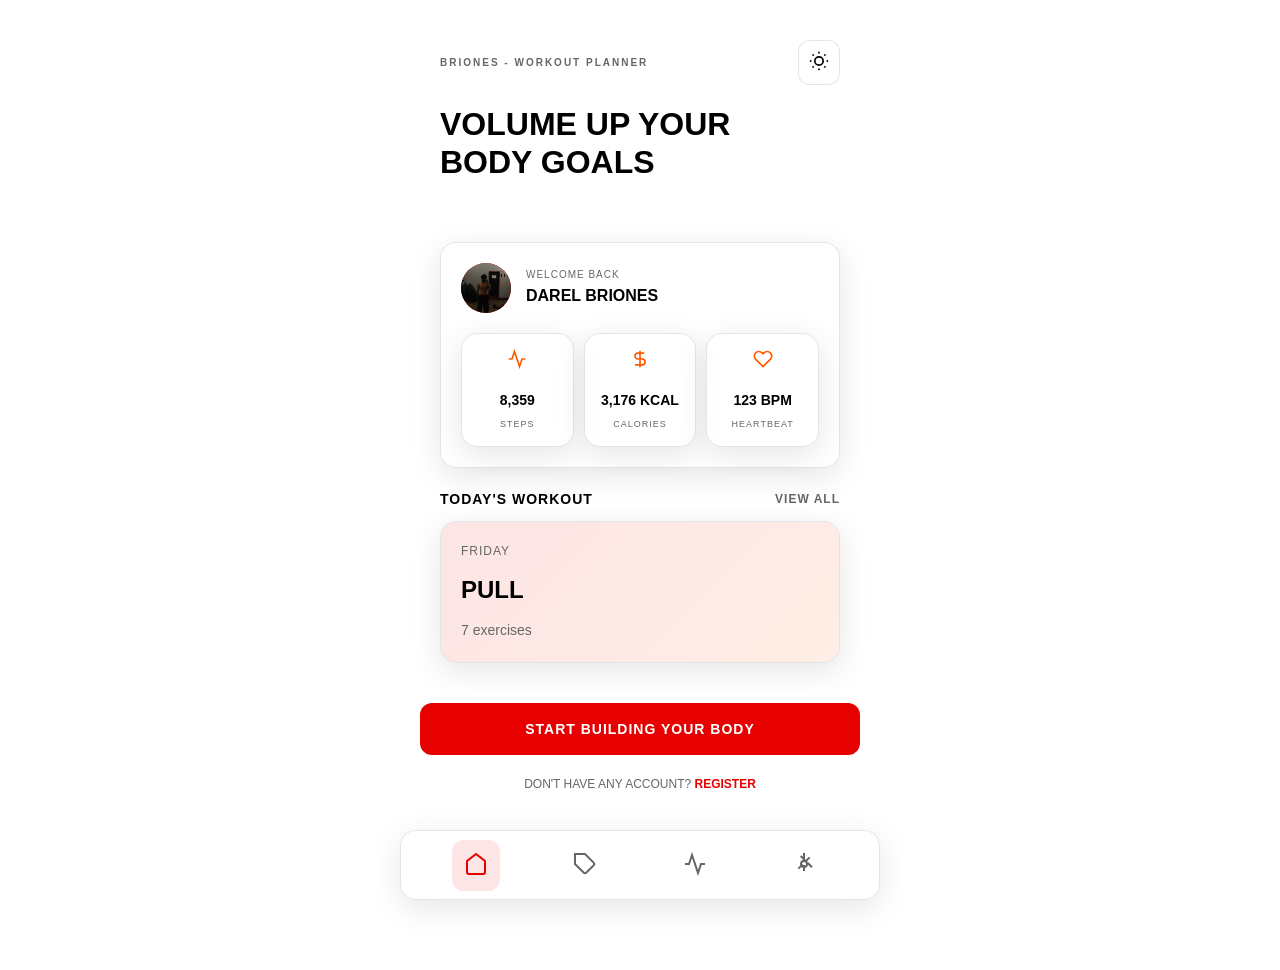
<file: index.html>
<!DOCTYPE html>
<html lang="en">
<head>
    <meta charset="UTF-8">
    <meta name="viewport" content="width=device-width, initial-scale=1.0">
    <meta name="theme-color" content="#e60000">
    <meta name="description" content="Track your workout splits and progress">
    <title>Workout Splits App</title>
    <link rel="manifest" href="manifest.json">
    <link rel="stylesheet" href="styles.css">
    <link rel="apple-touch-icon" href="icon-192.png">
</head>
<body>
    <div id="app">
        <!-- Navigation -->
        <nav class="nav-bar glass">
            <button class="nav-btn active" data-view="home" aria-label="Home">
                <svg width="24" height="24" viewBox="0 0 24 24" fill="none" stroke="currentColor" stroke-width="2">
                    <path d="M3 9l9-7 9 7v11a2 2 0 0 1-2 2H5a2 2 0 0 1-2-2z"></path>
                </svg>
            </button>
            <button class="nav-btn" data-view="workouts" aria-label="Workouts">
                <svg width="24" height="24" viewBox="0 0 24 24" fill="none" stroke="currentColor" stroke-width="2">
                    <path d="M20.59 13.41l-7.17 7.17a2 2 0 0 1-2.83 0L2 12V2h10l8.59 8.59a2 2 0 0 1 0 2.82z"></path>
                </svg>
            </button>
            <button class="nav-btn" data-view="progress" aria-label="Progress">
                <svg width="24" height="24" viewBox="0 0 24 24" fill="none" stroke="currentColor" stroke-width="2">
                    <polyline points="22 12 18 12 15 21 9 3 6 12 2 12"></polyline>
                </svg>
            </button>
            <button class="nav-btn" data-view="settings" aria-label="Settings">
                <svg width="24" height="24" viewBox="0 0 24 24" fill="none" stroke="currentColor" stroke-width="2">
                    <circle cx="12" cy="12" r="3"></circle>
                    <path d="M12 1v6m0 6v6m5.66-13.66l-4.24 4.24m-2.83 2.83l-4.24 4.24m13.66-1.41l-4.24-4.24m-2.83-2.83l-4.24-4.24"></path>
                </svg>
            </button>
        </nav>

        <!-- Home View -->
        <div id="home-view" class="view active">
            <header class="header">
                <div class="header-top">
                    <h1>BRIONES - WORKOUT PLANNER</h1>
                    <button id="theme-toggle" class="icon-btn" aria-label="Toggle dark mode">
                        <svg width="20" height="20" viewBox="0 0 24 24" fill="none" stroke="currentColor" stroke-width="2">
                            <circle cx="12" cy="12" r="5"></circle>
                            <line x1="12" y1="1" x2="12" y2="3"></line>
                            <line x1="12" y1="21" x2="12" y2="23"></line>
                            <line x1="4.22" y1="4.22" x2="5.64" y2="5.64"></line>
                            <line x1="18.36" y1="18.36" x2="19.78" y2="19.78"></line>
                            <line x1="1" y1="12" x2="3" y2="12"></line>
                            <line x1="21" y1="12" x2="23" y2="12"></line>
                            <line x1="4.22" y1="19.78" x2="5.64" y2="18.36"></line>
                            <line x1="18.36" y1="5.64" x2="19.78" y2="4.22"></line>
                        </svg>
                    </button>
                </div>
                <h2 class="hero-title">VOLUME UP YOUR<br>BODY GOALS</h2>
            </header>

            <div class="profile-card glass">
                <div class="profile-header">
                    <div class="avatar">
                        <img src="img/Darel_Progress.jpg" alt="Profile" style="width: 100%; height: 100%; object-fit: cover; border-radius: 50%;">
                    </div>
                    <div>
                        <p class="profile-label">WELCOME BACK</p>
                        <h3 id="user-name">DAREL BRIONES</h3>
                    </div>
                </div>
                
                <div class="stats-grid">
                    <div class="stat-card glass">
                        <svg width="20" height="20" viewBox="0 0 24 24" fill="none" stroke="currentColor" stroke-width="2">
                            <path d="M22 12h-4l-3 9L9 3l-3 9H2"></path>
                        </svg>
                        <div class="stat-value" id="stat-steps">8,359</div>
                        <div class="stat-label">STEPS</div>
                    </div>
                    <div class="stat-card glass">
                        <svg width="20" height="20" viewBox="0 0 24 24" fill="none" stroke="currentColor" stroke-width="2">
                            <path d="M12 2v20M17 5H9.5a3.5 3.5 0 0 0 0 7h5a3.5 3.5 0 0 1 0 7H6"></path>
                        </svg>
                        <div class="stat-value" id="stat-calories">3,176 KCAL</div>
                        <div class="stat-label">CALORIES</div>
                    </div>
                    <div class="stat-card glass">
                        <svg width="20" height="20" viewBox="0 0 24 24" fill="none" stroke="currentColor" stroke-width="2">
                            <path d="M20.84 4.61a5.5 5.5 0 0 0-7.78 0L12 5.67l-1.06-1.06a5.5 5.5 0 0 0-7.78 7.78l1.06 1.06L12 21.23l7.78-7.78 1.06-1.06a5.5 5.5 0 0 0 0-7.78z"></path>
                        </svg>
                        <div class="stat-value" id="stat-heart">123 BPM</div>
                        <div class="stat-label">HEARTBEAT</div>
                    </div>
                </div>
            </div>

            <div class="section-header">
                <h3>TODAY'S WORKOUT</h3>
                <button class="text-btn" id="view-all-btn">VIEW ALL</button>
            </div>

            <div id="today-workout" class="workout-preview glass">
                <!-- Populated by JS -->
            </div>

            <button class="primary-btn" id="start-workout-btn">
                START BUILDING YOUR BODY
            </button>

            <p class="register-link">DON'T HAVE ANY ACCOUNT? <a href="#" id="register-link">REGISTER</a></p>
        </div>

        <!-- Workouts View -->
        <div id="workouts-view" class="view">
            <div class="view-header">
                <h2>WEEKLY SPLITS</h2>
                <div class="header-actions">
                    <input type="search" id="exercise-search" class="search-input glass" placeholder="Search exercises..." aria-label="Search exercises">
                    <button class="icon-btn" id="timer-btn" aria-label="Timer">
                        <svg width="20" height="20" viewBox="0 0 24 24" fill="none" stroke="currentColor" stroke-width="2">
                            <circle cx="12" cy="12" r="10"></circle>
                            <polyline points="12 6 12 12 16 14"></polyline>
                        </svg>
                    </button>
                    <button class="icon-btn" id="add-exercise-btn" aria-label="Add exercise">
                        <svg width="20" height="20" viewBox="0 0 24 24" fill="none" stroke="currentColor" stroke-width="2">
                            <line x1="12" y1="5" x2="12" y2="19"></line>
                            <line x1="5" y1="12" x2="19" y2="12"></line>
                        </svg>
                    </button>
                </div>
            </div>

            <div class="days-tabs">
                <button class="day-tab active" data-day="monday">MON</button>
                <button class="day-tab" data-day="tuesday">TUE</button>
                <button class="day-tab" data-day="wednesday">WED</button>
                <button class="day-tab" data-day="thursday">THU</button>
                <button class="day-tab" data-day="friday">FRI</button>
                <button class="day-tab" data-day="saturday">SAT</button>
                <button class="day-tab" data-day="sunday">SUN</button>
            </div>

            <div style="padding: 0 0 15px 0;">
                <button class="secondary-btn" id="complete-workout-btn" style="margin: 0;">
                    ✓ MARK TODAY'S WORKOUT COMPLETE
                </button>
            </div>

            <div id="exercises-container">
                <!-- Populated by JS -->
            </div>
        </div>

        <!-- Progress View -->
        <div id="progress-view" class="view">
            <div class="view-header">
                <h2>YOUR PROGRESS</h2>
                <button class="icon-btn" id="export-data-btn" aria-label="Export data">
                    <svg width="20" height="20" viewBox="0 0 24 24" fill="none" stroke="currentColor" stroke-width="2">
                        <path d="M21 15v4a2 2 0 0 1-2 2H5a2 2 0 0 1-2-2v-4"></path>
                        <polyline points="7 10 12 15 17 10"></polyline>
                        <line x1="12" y1="15" x2="12" y2="3"></line>
                    </svg>
                </button>
            </div>

            <!-- Workout Streak -->
            <div class="streak-card glass">
                <div class="streak-icon">🔥</div>
                <div>
                    <div class="streak-number" id="streak-number">0</div>
                    <div class="streak-label">Day Streak</div>
                </div>
                <div style="margin-left: auto;">
                    <div class="streak-total" id="total-workouts">0</div>
                    <div class="streak-label">Total Workouts</div>
                </div>
            </div>

            <!-- Quick Stats -->
            <div class="quick-stats glass">
                <h3>This Week</h3>
                <div class="stats-row">
                    <div class="stat-item">
                        <div class="stat-icon">💪</div>
                        <div>
                            <div class="stat-number" id="week-workouts">0</div>
                            <div class="stat-text">Workouts</div>
                        </div>
                    </div>
                    <div class="stat-item">
                        <div class="stat-icon">⏱️</div>
                        <div>
                            <div class="stat-number" id="week-time">0</div>
                            <div class="stat-text">Minutes</div>
                        </div>
                    </div>
                    <div class="stat-item">
                        <div class="stat-icon">🎯</div>
                        <div>
                            <div class="stat-number" id="week-exercises">0</div>
                            <div class="stat-text">Exercises</div>
                        </div>
                    </div>
                </div>
            </div>

            <!-- Body Measurements -->
            <div class="measurements-card glass">
                <div style="display: flex; justify-content: space-between; align-items: center; margin-bottom: 15px;">
                    <h3>Body Measurements</h3>
                    <button class="text-btn" id="add-measurement-btn">+ ADD</button>
                </div>
                <div id="measurements-list">
                    <!-- Populated by JS -->
                </div>
            </div>

            <div class="progress-stats glass">
                <h3>Personal Records</h3>
                <div id="pr-list">
                    <!-- Populated by JS -->
                </div>
            </div>

            <div class="progress-chart glass">
                <h3>Workout Frequency</h3>
                <canvas id="progress-canvas"></canvas>
            </div>
        </div>

        <!-- Settings View -->
        <div id="settings-view" class="view">
            <div class="view-header">
                <h2>SETTINGS</h2>
            </div>

            <div class="settings-section glass">
                <h3>Profile Information</h3>
                <div class="form-group">
                    <label for="user-name-input">Name</label>
                    <input type="text" id="user-name-input" class="input-field" value="DAREL BRIONES">
                </div>
                <div class="form-group">
                    <label for="weight-input">Weight (kg)</label>
                    <input type="number" id="weight-input" class="input-field" value="75" step="0.1">
                </div>
                <div class="form-group">
                    <label for="height-input">Height (cm)</label>
                    <input type="number" id="height-input" class="input-field" value="180">
                </div>
                <div class="form-group">
                    <label for="age-input">Age (years)</label>
                    <input type="number" id="age-input" class="input-field" value="25">
                </div>
                <div class="form-group">
                    <label for="gender-input">Gender</label>
                    <select id="gender-input" class="input-field">
                        <option value="male">Male</option>
                        <option value="female">Female</option>
                    </select>
                </div>
                <div class="form-group">
                    <label for="activity-input">Activity Level</label>
                    <select id="activity-input" class="input-field">
                        <option value="1.2">Sedentary (little or no exercise)</option>
                        <option value="1.375">Lightly active (1-3 days/week)</option>
                        <option value="1.55" selected>Moderately active (3-5 days/week)</option>
                        <option value="1.725">Very active (6-7 days/week)</option>
                        <option value="1.9">Extremely active (athlete)</option>
                    </select>
                </div>
                <div class="form-group">
                    <label for="goal-input">Goal</label>
                    <select id="goal-input" class="input-field">
                        <option value="-500">Weight Loss (0.5 kg/week)</option>
                        <option value="-250">Mild Weight Loss (0.25 kg/week)</option>
                        <option value="0" selected>Maintain Weight</option>
                        <option value="250">Mild Weight Gain (0.25 kg/week)</option>
                        <option value="500">Weight Gain (0.5 kg/week)</option>
                    </select>
                </div>
                <button class="secondary-btn" id="calculate-btn">CALCULATE NUTRITION</button>
                <div id="nutrition-results" style="display: none; margin-top: 20px; padding: 15px; background: var(--bg-secondary); border-radius: 12px;">
                    <h4 style="margin-bottom: 10px;">Your Daily Targets:</h4>
                    <div style="display: grid; grid-template-columns: 1fr 1fr; gap: 10px;">
                        <div>
                            <p style="color: var(--text-secondary); font-size: 12px;">TDEE (Maintenance)</p>
                            <p style="font-size: 20px; font-weight: 700; color: var(--accent);" id="tdee-value">0</p>
                        </div>
                        <div>
                            <p style="color: var(--text-secondary); font-size: 12px;">Target Calories</p>
                            <p style="font-size: 20px; font-weight: 700; color: var(--accent-secondary);" id="target-calories">0</p>
                        </div>
                        <div>
                            <p style="color: var(--text-secondary); font-size: 12px;">Protein (g)</p>
                            <p style="font-size: 20px; font-weight: 700; color: var(--accent-tertiary);" id="protein-value">0</p>
                        </div>
                        <div>
                            <p style="color: var(--text-secondary); font-size: 12px;">Calorie Deficit/Surplus</p>
                            <p style="font-size: 20px; font-weight: 700;" id="deficit-value">0</p>
                        </div>
                    </div>
                </div>
                <button class="primary-btn" id="save-profile-btn">SAVE PROFILE</button>
            </div>

            <div class="settings-section glass">
                <h3>Notifications</h3>
                <div class="toggle-group">
                    <label for="notifications-toggle">Workout Reminders</label>
                    <input type="checkbox" id="notifications-toggle" class="toggle-input">
                </div>
            </div>

            <div class="settings-section glass">
                <h3>Data Management</h3>
                <button class="secondary-btn" id="import-data-btn">IMPORT DATA</button>
                <input type="file" id="import-file-input" accept=".json" style="display: none;">
                <button class="secondary-btn" id="reset-data-btn">RESET ALL DATA</button>
            </div>
        </div>

        <!-- Exercise Modal -->
        <div id="exercise-modal" class="modal">
            <div class="modal-content glass">
                <div class="modal-header">
                    <h3 id="modal-title">Exercise Details</h3>
                    <button class="icon-btn" id="close-modal-btn" aria-label="Close modal">
                        <svg width="20" height="20" viewBox="0 0 24 24" fill="none" stroke="currentColor" stroke-width="2">
                            <line x1="18" y1="6" x2="6" y2="18"></line>
                            <line x1="6" y1="6" x2="18" y2="18"></line>
                        </svg>
                    </button>
                </div>
                <div id="modal-body">
                    <!-- Populated by JS -->
                </div>
            </div>
        </div>

        <!-- Workout Timer Modal -->
        <div id="timer-modal" class="modal">
            <div class="modal-content glass timer-modal-content">
                <div class="modal-header">
                    <h3>Workout Timer</h3>
                    <button class="icon-btn" id="close-timer-btn" aria-label="Close timer">
                        <svg width="20" height="20" viewBox="0 0 24 24" fill="none" stroke="currentColor" stroke-width="2">
                            <line x1="18" y1="6" x2="6" y2="18"></line>
                            <line x1="6" y1="6" x2="18" y2="18"></line>
                        </svg>
                    </button>
                </div>
                <div class="timer-display">
                    <div class="timer-label" id="timer-label">Rest Time</div>
                    <div class="timer-time" id="timer-time">00:00</div>
                    <div class="timer-progress">
                        <div class="timer-progress-bar" id="timer-progress-bar"></div>
                    </div>
                </div>
                <div class="timer-controls">
                    <button class="timer-btn" id="timer-start-btn">START</button>
                    <button class="timer-btn secondary" id="timer-reset-btn">RESET</button>
                </div>
                <div class="timer-presets">
                    <button class="preset-btn" data-seconds="30">30s</button>
                    <button class="preset-btn" data-seconds="60">1m</button>
                    <button class="preset-btn" data-seconds="90">1.5m</button>
                    <button class="preset-btn" data-seconds="120">2m</button>
                    <button class="preset-btn" data-seconds="180">3m</button>
                </div>
            </div>
        </div>

        <!-- Measurement Modal -->
        <div id="measurement-modal" class="modal">
            <div class="modal-content glass">
                <div class="modal-header">
                    <h3>Add Measurement</h3>
                    <button class="icon-btn" id="close-measurement-btn" aria-label="Close">
                        <svg width="20" height="20" viewBox="0 0 24 24" fill="none" stroke="currentColor" stroke-width="2">
                            <line x1="18" y1="6" x2="6" y2="18"></line>
                            <line x1="6" y1="6" x2="18" y2="18"></line>
                        </svg>
                    </button>
                </div>
                <div class="modal-body">
                    <div class="form-group">
                        <label>Date</label>
                        <input type="date" id="measurement-date" class="input-field">
                    </div>
                    <div class="form-group">
                        <label>Weight (kg)</label>
                        <input type="number" id="measurement-weight" class="input-field" step="0.1">
                    </div>
                    <div class="form-group">
                        <label>Body Fat % (optional)</label>
                        <input type="number" id="measurement-bodyfat" class="input-field" step="0.1">
                    </div>
                    <div class="form-group">
                        <label>Chest (cm, optional)</label>
                        <input type="number" id="measurement-chest" class="input-field" step="0.1">
                    </div>
                    <div class="form-group">
                        <label>Waist (cm, optional)</label>
                        <input type="number" id="measurement-waist" class="input-field" step="0.1">
                    </div>
                    <div class="form-group">
                        <label>Arms (cm, optional)</label>
                        <input type="number" id="measurement-arms" class="input-field" step="0.1">
                    </div>
                    <button class="primary-btn" id="save-measurement-btn">SAVE MEASUREMENT</button>
                </div>
            </div>
        </div>
    </div>

    <script src="app.js"></script>
</body>
</html>
</file>
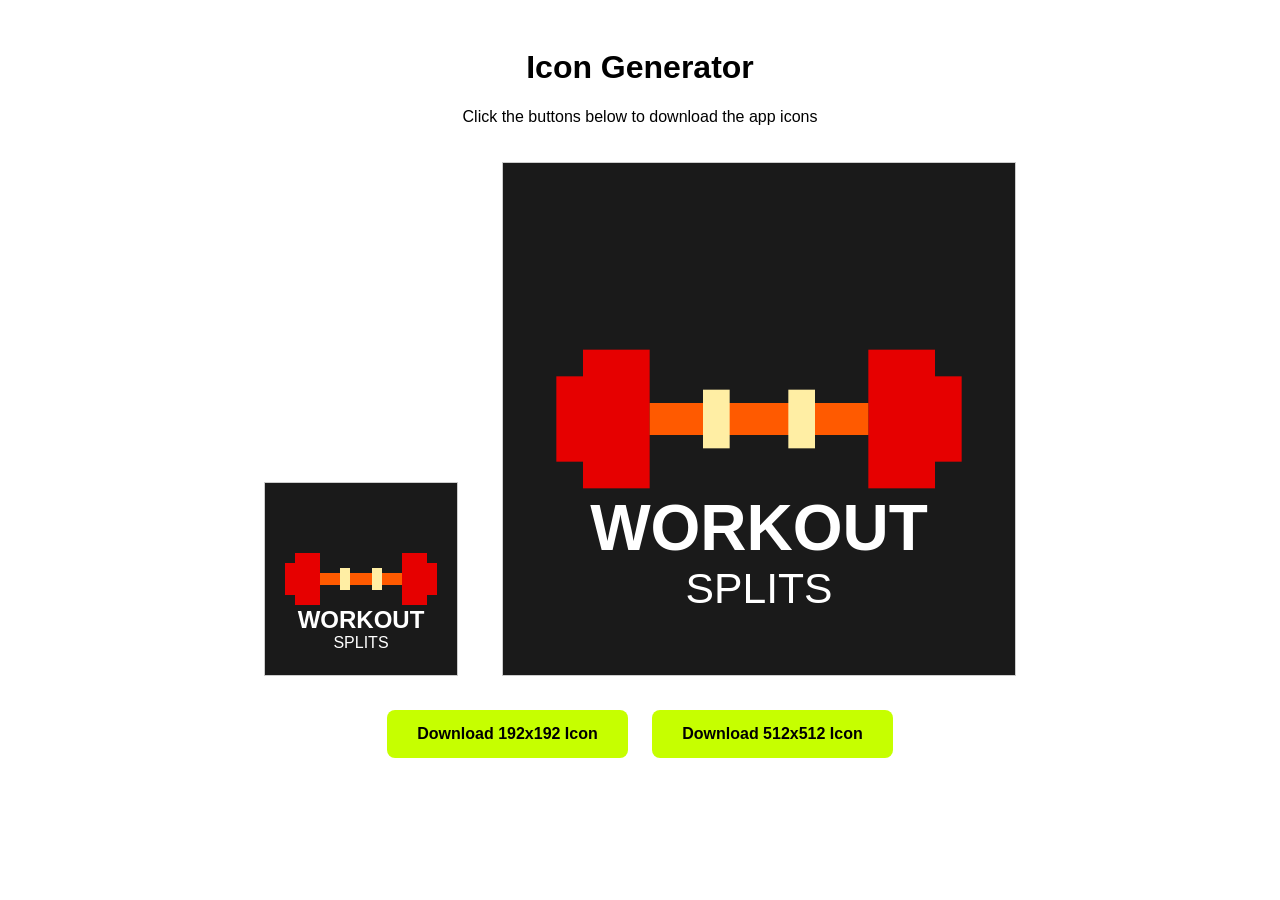
<file: generate-icons.html>
<!DOCTYPE html>
<html lang="en">
<head>
    <meta charset="UTF-8">
    <meta name="viewport" content="width=device-width, initial-scale=1.0">
    <title>Generate Icons</title>
    <style>
        body {
            font-family: sans-serif;
            padding: 20px;
            text-align: center;
        }
        canvas {
            border: 1px solid #ccc;
            margin: 20px;
        }
        button {
            background: #C6FF00;
            border: none;
            padding: 15px 30px;
            font-size: 16px;
            font-weight: bold;
            cursor: pointer;
            border-radius: 8px;
            margin: 10px;
        }
    </style>
</head>
<body>
    <h1>Icon Generator</h1>
    <p>Click the buttons below to download the app icons</p>
    
    <canvas id="canvas192" width="192" height="192"></canvas>
    <canvas id="canvas512" width="512" height="512"></canvas>
    
    <br>
    <button onclick="downloadIcon(192)">Download 192x192 Icon</button>
    <button onclick="downloadIcon(512)">Download 512x512 Icon</button>
    
    <script>
        function drawIcon(size) {
            const canvas = document.getElementById(`canvas${size}`);
            const ctx = canvas.getContext('2d');
            
            // Background - dark
            ctx.fillStyle = '#1a1a1a';
            ctx.fillRect(0, 0, size, size);
            
            // Accent color - red
            ctx.fillStyle = '#e60000';
            
            // Draw dumbbell icon
            const scale = size / 192;
            const centerX = size / 2;
            const centerY = size / 2;
            
            // Left weight
            ctx.fillRect(30 * scale, 70 * scale, 25 * scale, 52 * scale);
            ctx.fillRect(20 * scale, 80 * scale, 10 * scale, 32 * scale);
            
            // Right weight
            ctx.fillRect(137 * scale, 70 * scale, 25 * scale, 52 * scale);
            ctx.fillRect(162 * scale, 80 * scale, 10 * scale, 32 * scale);
            
            // Bar - orange accent
            ctx.fillStyle = '#ff5a00';
            ctx.fillRect(55 * scale, 90 * scale, 82 * scale, 12 * scale);
            
            // Grips - cream accent
            ctx.fillStyle = '#ffeea4';
            ctx.fillRect(75 * scale, 85 * scale, 10 * scale, 22 * scale);
            ctx.fillRect(107 * scale, 85 * scale, 10 * scale, 22 * scale);
            
            // Text
            ctx.fillStyle = '#FFFFFF';
            ctx.font = `bold ${24 * scale}px sans-serif`;
            ctx.textAlign = 'center';
            ctx.fillText('WORKOUT', centerX, 145 * scale);
            ctx.font = `${16 * scale}px sans-serif`;
            ctx.fillText('SPLITS', centerX, 165 * scale);
        }
        
        function downloadIcon(size) {
            const canvas = document.getElementById(`canvas${size}`);
            const link = document.createElement('a');
            link.download = `icon-${size}.png`;
            link.href = canvas.toDataURL();
            link.click();
        }
        
        // Draw icons on load
        drawIcon(192);
        drawIcon(512);
    </script>
</body>
</html>
</file>
<file: styles.css>
/* CSS Variables */
:root {
    --bg-primary: #FFFFFF;
    --bg-secondary: #F5F5F5;
    --text-primary: #000000;
    --text-secondary: #666666;
    --accent: #e60000;
    --accent-secondary: #ff5a00;
    --accent-tertiary: #ffeea4;
    --glass-bg: rgba(255, 255, 255, 0.7);
    --glass-border: rgba(0, 0, 0, 0.1);
    --shadow: rgba(0, 0, 0, 0.1);
    --nav-height: 70px;
}

[data-theme="dark"] {
    --bg-primary: #1a1a1a;
    --bg-secondary: #2a2a2a;
    --text-primary: #FFFFFF;
    --text-secondary: #999999;
    --accent: #e60000;
    --accent-secondary: #ff5a00;
    --accent-tertiary: #ffeea4;
    --glass-bg: rgba(42, 42, 42, 0.7);
    --glass-border: rgba(255, 255, 255, 0.1);
    --shadow: rgba(0, 0, 0, 0.3);
}

/* Reset */
* {
    margin: 0;
    padding: 0;
    box-sizing: border-box;
}

body {
    font-family: -apple-system, BlinkMacSystemFont, 'Segoe UI', Roboto, Oxygen, Ubuntu, Cantarell, sans-serif;
    background: var(--bg-primary);
    color: var(--text-primary);
    line-height: 1.6;
    transition: background 0.3s, color 0.3s;
    padding-bottom: var(--nav-height);
}

#app {
    max-width: 480px;
    margin: 0 auto;
    min-height: 100vh;
}

/* Glassmorphism */
.glass {
    background: var(--glass-bg);
    backdrop-filter: blur(10px);
    -webkit-backdrop-filter: blur(10px);
    border: 1px solid var(--glass-border);
    border-radius: 16px;
    box-shadow: 0 8px 32px var(--shadow);
}

/* Navigation */
.nav-bar {
    position: fixed;
    bottom: 0;
    left: 50%;
    transform: translateX(-50%);
    width: 100%;
    max-width: 480px;
    height: var(--nav-height);
    display: flex;
    justify-content: space-around;
    align-items: center;
    padding: 0 20px;
    z-index: 1000;
}

.nav-btn {
    background: none;
    border: none;
    color: var(--text-secondary);
    cursor: pointer;
    padding: 12px;
    border-radius: 12px;
    transition: all 0.3s;
}

.nav-btn:hover,
.nav-btn.active {
    color: var(--accent);
    background: rgba(230, 0, 0, 0.1);
}

/* Header */
.header {
    padding: 20px;
}

.header-top {
    display: flex;
    justify-content: space-between;
    align-items: center;
    margin-bottom: 20px;
}

.header-top h1 {
    font-size: 10px;
    letter-spacing: 2px;
    font-weight: 600;
    color: var(--text-secondary);
}

.hero-title {
    font-size: 32px;
    font-weight: 800;
    line-height: 1.2;
    margin-bottom: 20px;
}

/* Buttons */
.icon-btn {
    background: var(--glass-bg);
    border: 1px solid var(--glass-border);
    border-radius: 12px;
    padding: 10px;
    cursor: pointer;
    color: var(--text-primary);
    transition: all 0.3s;
}

.icon-btn:hover {
    background: var(--accent);
    color: #000;
}

.primary-btn {
    width: 100%;
    background: var(--accent);
    color: #fff;
    border: none;
    padding: 18px;
    border-radius: 12px;
    font-size: 14px;
    font-weight: 700;
    letter-spacing: 1px;
    cursor: pointer;
    transition: all 0.3s;
    margin: 20px 0;
}

.primary-btn:hover {
    transform: translateY(-2px);
    box-shadow: 0 8px 24px rgba(230, 0, 0, 0.3);
}

.secondary-btn {
    width: 100%;
    background: transparent;
    color: var(--text-primary);
    border: 2px solid var(--text-primary);
    padding: 14px;
    border-radius: 12px;
    font-size: 14px;
    font-weight: 600;
    cursor: pointer;
    transition: all 0.3s;
    margin: 10px 0;
}

.secondary-btn:hover {
    background: var(--text-primary);
    color: var(--bg-primary);
}

.text-btn {
    background: none;
    border: none;
    color: var(--text-secondary);
    font-size: 12px;
    font-weight: 600;
    cursor: pointer;
    letter-spacing: 1px;
}

.text-btn:hover {
    color: var(--accent);
}

/* Profile Card */
.profile-card {
    margin: 20px;
    padding: 20px;
}

.profile-header {
    display: flex;
    align-items: center;
    gap: 15px;
    margin-bottom: 20px;
}

.avatar {
    width: 50px;
    height: 50px;
    border-radius: 50%;
    background: var(--accent);
    display: flex;
    align-items: center;
    justify-content: center;
    color: #fff;
}

.profile-label {
    font-size: 10px;
    color: var(--text-secondary);
    letter-spacing: 1px;
}

.profile-header h3 {
    font-size: 16px;
    font-weight: 700;
}

/* Stats Grid */
.stats-grid {
    display: grid;
    grid-template-columns: repeat(3, 1fr);
    gap: 10px;
}

.stat-card {
    padding: 15px;
    text-align: center;
}

.stat-card svg {
    color: var(--accent-secondary);
    margin-bottom: 8px;
}

.stat-value {
    font-size: 14px;
    font-weight: 700;
    margin: 5px 0;
}

.stat-label {
    font-size: 9px;
    color: var(--text-secondary);
    letter-spacing: 1px;
}

/* Section Header */
.section-header {
    display: flex;
    justify-content: space-between;
    align-items: center;
    padding: 0 20px;
    margin: 20px 0 10px;
}

.section-header h3 {
    font-size: 14px;
    font-weight: 700;
    letter-spacing: 1px;
}

/* Workout Preview */
.workout-preview {
    margin: 0 20px 20px;
    padding: 20px;
    position: relative;
    overflow: hidden;
}

.workout-preview::before {
    content: '';
    position: absolute;
    top: 0;
    left: 0;
    right: 0;
    bottom: 0;
    background: linear-gradient(135deg, rgba(230, 0, 0, 0.1), rgba(255, 90, 0, 0.1));
    z-index: 0;
}

.workout-preview > * {
    position: relative;
    z-index: 1;
}

.workout-day {
    font-size: 12px;
    color: var(--text-secondary);
    margin-bottom: 10px;
    letter-spacing: 1px;
}

.workout-title {
    font-size: 24px;
    font-weight: 800;
    margin-bottom: 10px;
}

.workout-duration {
    font-size: 14px;
    color: var(--text-secondary);
}

.workout-image {
    width: 100%;
    height: 200px;
    object-fit: cover;
    border-radius: 12px;
    margin: 15px 0;
}

/* Register Link */
.register-link {
    text-align: center;
    font-size: 12px;
    color: var(--text-secondary);
    padding: 0 20px;
}

.register-link a {
    color: var(--accent);
    text-decoration: none;
    font-weight: 600;
}

/* Views */
.view {
    display: none;
    padding: 20px;
    padding-bottom: calc(var(--nav-height) + 20px);
}

.view.active {
    display: block;
}

.view-header {
    margin-bottom: 20px;
}

.view-header h2 {
    font-size: 24px;
    font-weight: 800;
    margin-bottom: 15px;
}

.header-actions {
    display: flex;
    gap: 10px;
    align-items: center;
}

.search-input {
    flex: 1;
    padding: 12px 16px;
    border: none;
    border-radius: 12px;
    font-size: 14px;
    color: var(--text-primary);
}

.search-input::placeholder {
    color: var(--text-secondary);
}

/* Days Tabs */
.days-tabs {
    display: flex;
    gap: 8px;
    overflow-x: auto;
    margin-bottom: 20px;
    padding-bottom: 10px;
}

.days-tabs::-webkit-scrollbar {
    height: 4px;
}

.days-tabs::-webkit-scrollbar-thumb {
    background: var(--accent-secondary);
    border-radius: 2px;
}

.day-tab {
    background: var(--glass-bg);
    border: 1px solid var(--glass-border);
    border-radius: 20px;
    padding: 10px 20px;
    font-size: 12px;
    font-weight: 600;
    cursor: pointer;
    white-space: nowrap;
    transition: all 0.3s;
    color: var(--text-primary);
}

.day-tab.active {
    background: var(--accent);
    color: #fff;
    border-color: var(--accent);
}

/* Exercise Card */
.exercise-card {
    background: var(--glass-bg);
    backdrop-filter: blur(10px);
    border: 1px solid var(--glass-border);
    border-radius: 16px;
    padding: 20px;
    margin-bottom: 15px;
    cursor: pointer;
    transition: all 0.3s;
}

.exercise-card:hover {
    transform: translateY(-2px);
    box-shadow: 0 12px 40px var(--shadow);
}

.exercise-thumbnail {
    position: relative;
    overflow: hidden;
}

.exercise-thumbnail img {
    transition: transform 0.3s;
}

.exercise-card:hover .exercise-thumbnail img {
    transform: scale(1.05);
}

.exercise-thumbnail::after {
    content: '▶';
    position: absolute;
    top: 50%;
    left: 50%;
    transform: translate(-50%, -50%);
    font-size: 32px;
    color: white;
    text-shadow: 0 2px 8px rgba(0,0,0,0.5);
    opacity: 0.8;
    transition: opacity 0.3s;
}

.exercise-card:hover .exercise-thumbnail::after {
    opacity: 1;
}

.exercise-header {
    display: flex;
    justify-content: space-between;
    align-items: start;
    margin-bottom: 10px;
}

.exercise-name {
    font-size: 16px;
    font-weight: 700;
    margin-bottom: 5px;
}

.exercise-sets {
    font-size: 14px;
    color: var(--text-secondary);
}

.exercise-actions {
    display: flex;
    gap: 8px;
}

.exercise-actions button {
    background: none;
    border: none;
    color: var(--text-secondary);
    cursor: pointer;
    padding: 4px;
}

.exercise-actions button:hover {
    color: var(--accent);
}

.exercise-muscles {
    font-size: 12px;
    color: var(--text-secondary);
    margin-top: 8px;
}

.exercise-pr {
    display: inline-block;
    background: var(--accent);
    color: #fff;
    padding: 4px 12px;
    border-radius: 12px;
    font-size: 11px;
    font-weight: 600;
    margin-top: 8px;
}

/* Rest Day */
.rest-day {
    text-align: center;
    padding: 40px 20px;
}

.rest-day svg {
    color: var(--accent-secondary);
    margin-bottom: 20px;
}

.rest-day h3 {
    font-size: 20px;
    margin-bottom: 10px;
}

.rest-day p {
    color: var(--text-secondary);
}

/* Progress */
.progress-stats {
    padding: 20px;
    margin-bottom: 20px;
}

.progress-stats h3 {
    font-size: 18px;
    font-weight: 700;
    margin-bottom: 15px;
}

#pr-list {
    display: flex;
    flex-direction: column;
    gap: 10px;
}

.pr-item {
    display: flex;
    justify-content: space-between;
    padding: 12px;
    background: rgba(230, 0, 0, 0.1);
    border-radius: 8px;
}

.pr-name {
    font-weight: 600;
}

.pr-value {
    color: var(--accent-secondary);
    font-weight: 700;
}

.progress-chart {
    padding: 20px;
}

.progress-chart h3 {
    font-size: 18px;
    font-weight: 700;
    margin-bottom: 15px;
}

#progress-canvas {
    width: 100%;
    height: 200px;
}

/* Settings */
.settings-section {
    padding: 20px;
    margin-bottom: 20px;
}

.settings-section h3 {
    font-size: 18px;
    font-weight: 700;
    margin-bottom: 15px;
}

.form-group {
    margin-bottom: 15px;
}

.form-group label {
    display: block;
    font-size: 12px;
    font-weight: 600;
    margin-bottom: 8px;
    color: var(--text-secondary);
    letter-spacing: 1px;
}

.input-field {
    width: 100%;
    padding: 12px 16px;
    background: var(--bg-secondary);
    border: 1px solid var(--glass-border);
    border-radius: 12px;
    font-size: 14px;
    color: var(--text-primary);
    transition: all 0.3s;
}

.input-field:focus {
    outline: none;
    border-color: var(--accent-secondary);
}

select.input-field {
    cursor: pointer;
    appearance: none;
    background-image: url("data:image/svg+xml,%3Csvg xmlns='http://www.w3.org/2000/svg' width='12' height='12' viewBox='0 0 12 12'%3E%3Cpath fill='%23666' d='M6 9L1 4h10z'/%3E%3C/svg%3E");
    background-repeat: no-repeat;
    background-position: right 12px center;
    padding-right: 36px;
}

[data-theme="dark"] select.input-field {
    background-image: url("data:image/svg+xml,%3Csvg xmlns='http://www.w3.org/2000/svg' width='12' height='12' viewBox='0 0 12 12'%3E%3Cpath fill='%23999' d='M6 9L1 4h10z'/%3E%3C/svg%3E");
}

.toggle-group {
    display: flex;
    justify-content: space-between;
    align-items: center;
    padding: 12px 0;
}

.toggle-input {
    width: 50px;
    height: 26px;
    appearance: none;
    background: var(--bg-secondary);
    border-radius: 13px;
    position: relative;
    cursor: pointer;
    transition: all 0.3s;
}

.toggle-input:checked {
    background: var(--accent-secondary);
}

.toggle-input::before {
    content: '';
    position: absolute;
    width: 22px;
    height: 22px;
    border-radius: 50%;
    background: white;
    top: 2px;
    left: 2px;
    transition: all 0.3s;
}

.toggle-input:checked::before {
    left: 26px;
}

/* Modal */
.modal {
    display: none;
    position: fixed;
    top: 0;
    left: 0;
    right: 0;
    bottom: 0;
    background: rgba(0, 0, 0, 0.8);
    z-index: 2000;
    align-items: center;
    justify-content: center;
    padding: 20px;
}

.modal.active {
    display: flex;
}

.modal-content {
    width: 100%;
    max-width: 500px;
    max-height: 90vh;
    overflow-y: auto;
    padding: 20px;
}

.modal-header {
    display: flex;
    justify-content: space-between;
    align-items: center;
    margin-bottom: 20px;
}

.modal-header h3 {
    font-size: 20px;
    font-weight: 700;
}

.video-container {
    position: relative;
    width: 100%;
    padding-bottom: 56.25%;
    margin: 15px 0;
    border-radius: 12px;
    overflow: hidden;
}

.video-container iframe {
    position: absolute;
    top: 0;
    left: 0;
    width: 100%;
    height: 100%;
}

.pr-form {
    margin-top: 20px;
}

.pr-form h4 {
    font-size: 16px;
    margin-bottom: 10px;
}

.pr-input-group {
    display: flex;
    gap: 10px;
    margin-bottom: 10px;
}

.pr-input-group input {
    flex: 1;
}

.pr-history {
    margin-top: 15px;
}

.pr-history h4 {
    font-size: 14px;
    margin-bottom: 10px;
    color: var(--text-secondary);
}

.pr-history-item {
    padding: 8px;
    background: var(--bg-secondary);
    border-radius: 8px;
    margin-bottom: 5px;
    font-size: 12px;
}

/* Responsive */
@media (min-width: 768px) {
    .stats-grid {
        grid-template-columns: repeat(3, 1fr);
    }
}

/* Animations */
@keyframes fadeIn {
    from {
        opacity: 0;
        transform: translateY(10px);
    }
    to {
        opacity: 1;
        transform: translateY(0);
    }
}

.exercise-card {
    animation: fadeIn 0.3s ease-out;
}

/* Loading State */
.loading {
    text-align: center;
    padding: 40px;
    color: var(--text-secondary);
}

/* Empty State */
.empty-state {
    text-align: center;
    padding: 60px 20px;
}

.empty-state svg {
    color: var(--text-secondary);
    margin-bottom: 20px;
}

.empty-state h3 {
    font-size: 18px;
    margin-bottom: 10px;
}

.empty-state p {
    color: var(--text-secondary);
    font-size: 14px;
}

/* Workout Streak */
.streak-card {
    display: flex;
    align-items: center;
    gap: 20px;
    padding: 20px;
    margin-bottom: 20px;
}

.streak-icon {
    font-size: 48px;
    animation: flicker 2s infinite;
}

@keyframes flicker {
    0%, 100% { opacity: 1; }
    50% { opacity: 0.8; }
}

.streak-number {
    font-size: 32px;
    font-weight: 800;
    color: var(--accent);
}

.streak-label {
    font-size: 12px;
    color: var(--text-secondary);
    text-transform: uppercase;
    letter-spacing: 1px;
}

.streak-total {
    font-size: 24px;
    font-weight: 700;
    color: var(--accent-secondary);
}

/* Quick Stats */
.quick-stats {
    padding: 20px;
    margin-bottom: 20px;
}

.quick-stats h3 {
    font-size: 18px;
    font-weight: 700;
    margin-bottom: 15px;
}

.stats-row {
    display: grid;
    grid-template-columns: repeat(3, 1fr);
    gap: 15px;
}

.stat-item {
    display: flex;
    align-items: center;
    gap: 10px;
}

.stat-icon {
    font-size: 24px;
}

.stat-number {
    font-size: 20px;
    font-weight: 700;
    color: var(--text-primary);
}

.stat-text {
    font-size: 11px;
    color: var(--text-secondary);
}

/* Body Measurements */
.measurements-card {
    padding: 20px;
    margin-bottom: 20px;
}

.measurements-card h3 {
    font-size: 18px;
    font-weight: 700;
}

.measurement-item {
    display: flex;
    justify-content: space-between;
    align-items: center;
    padding: 12px;
    background: var(--bg-secondary);
    border-radius: 8px;
    margin-bottom: 8px;
}

.measurement-date {
    font-size: 12px;
    color: var(--text-secondary);
}

.measurement-value {
    font-size: 16px;
    font-weight: 700;
    color: var(--accent-secondary);
}

.measurement-change {
    font-size: 12px;
    padding: 4px 8px;
    border-radius: 6px;
    font-weight: 600;
}

.measurement-change.positive {
    color: var(--accent);
    background: rgba(230, 0, 0, 0.1);
}

.measurement-change.negative {
    color: var(--accent-secondary);
    background: rgba(255, 90, 0, 0.1);
}

/* Timer Modal */
.timer-modal-content {
    max-width: 400px;
}

.timer-display {
    text-align: center;
    padding: 40px 20px;
}

.timer-label {
    font-size: 14px;
    color: var(--text-secondary);
    text-transform: uppercase;
    letter-spacing: 2px;
    margin-bottom: 10px;
}

.timer-time {
    font-size: 72px;
    font-weight: 800;
    color: var(--accent);
    font-variant-numeric: tabular-nums;
    margin-bottom: 20px;
}

.timer-progress {
    width: 100%;
    height: 8px;
    background: var(--bg-secondary);
    border-radius: 4px;
    overflow: hidden;
}

.timer-progress-bar {
    height: 100%;
    background: linear-gradient(90deg, var(--accent), var(--accent-secondary));
    width: 0%;
    transition: width 0.1s linear;
}

.timer-controls {
    display: flex;
    gap: 10px;
    padding: 0 20px 20px;
}

.timer-btn {
    flex: 1;
    padding: 16px;
    border: none;
    border-radius: 12px;
    font-size: 14px;
    font-weight: 700;
    cursor: pointer;
    transition: all 0.3s;
    background: var(--accent);
    color: #fff;
}

.timer-btn.secondary {
    background: var(--bg-secondary);
    color: var(--text-primary);
}

.timer-btn:hover {
    transform: translateY(-2px);
}

.timer-presets {
    display: flex;
    gap: 8px;
    padding: 0 20px 20px;
    flex-wrap: wrap;
}

.preset-btn {
    flex: 1;
    min-width: 60px;
    padding: 10px;
    border: 1px solid var(--glass-border);
    background: var(--bg-secondary);
    border-radius: 8px;
    font-size: 12px;
    font-weight: 600;
    cursor: pointer;
    transition: all 0.3s;
    color: var(--text-primary);
}

.preset-btn:hover {
    background: var(--accent-secondary);
    color: #fff;
    border-color: var(--accent-secondary);
}

/* Exercise Notes */
.exercise-notes {
    margin-top: 15px;
    padding: 12px;
    background: var(--bg-secondary);
    border-radius: 8px;
    font-size: 13px;
    line-height: 1.6;
    color: var(--text-secondary);
}

.exercise-notes strong {
    color: var(--text-primary);
    display: block;
    margin-bottom: 5px;
}

/* Completed Checkbox */
.exercise-complete {
    display: flex;
    align-items: center;
    gap: 8px;
    margin-top: 10px;
    padding: 8px;
    background: var(--bg-secondary);
    border-radius: 8px;
    cursor: pointer;
    transition: all 0.3s;
}

.exercise-complete:hover {
    background: rgba(230, 0, 0, 0.1);
}

.exercise-complete input[type="checkbox"] {
    width: 20px;
    height: 20px;
    cursor: pointer;
}

.exercise-complete label {
    cursor: pointer;
    font-size: 13px;
    font-weight: 600;
}

/* Responsive Improvements */
@media (max-width: 480px) {
    .stats-row {
        grid-template-columns: 1fr;
        gap: 10px;
    }
    
    .stat-item {
        justify-content: space-between;
        padding: 10px;
        background: var(--bg-secondary);
        border-radius: 8px;
    }
    
    .timer-time {
        font-size: 56px;
    }
    
    .streak-card {
        flex-wrap: wrap;
    }
}
</file>
